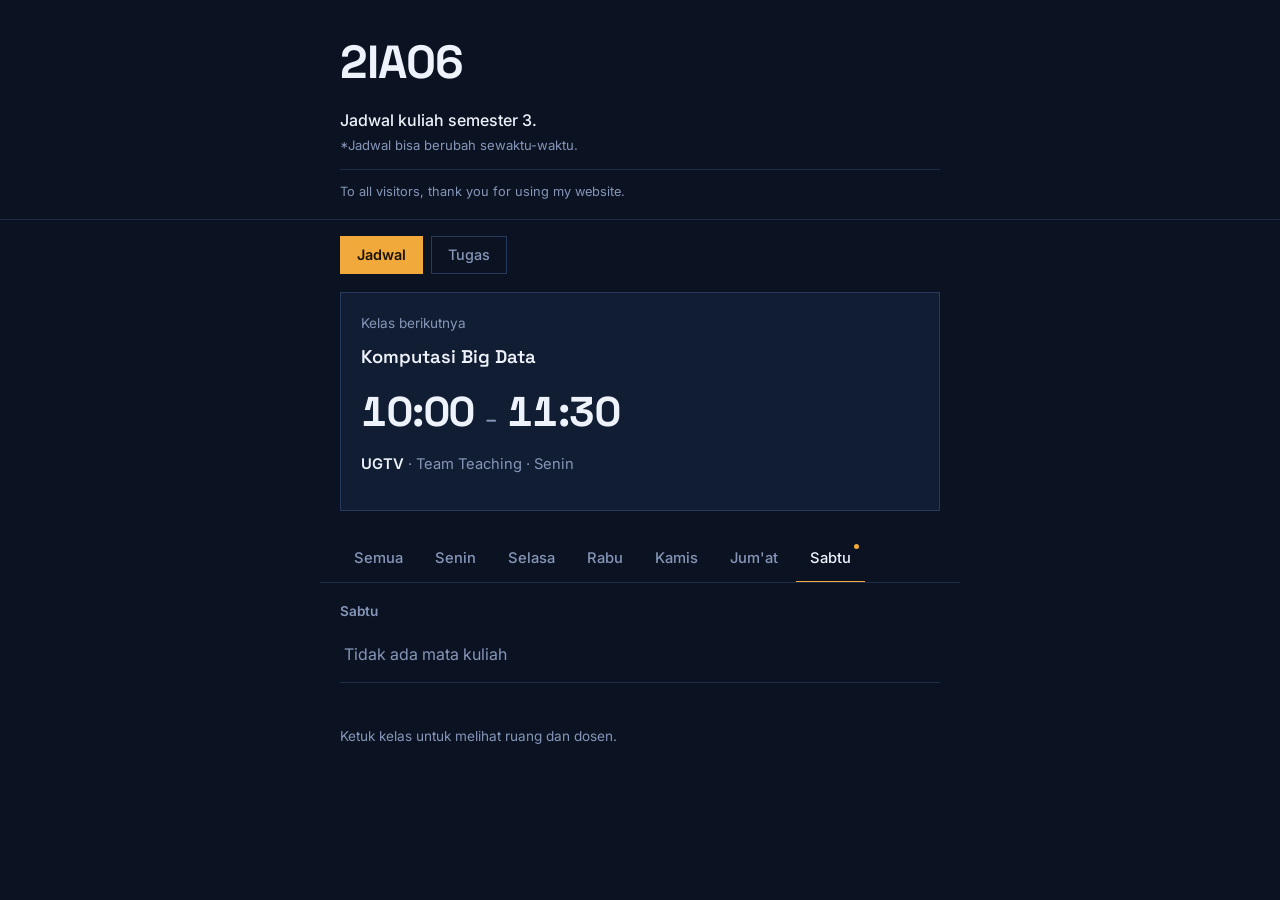
<file: index.html>
<!doctype html>
<html lang="id">
  <head>
    <meta charset="utf-8" />
    <meta
      name="viewport"
      content="width=device-width, initial-scale=1, viewport-fit=cover"
    />
    <title>2IA06 · Jadwal Kuliah Semester 3</title>
    <link rel="stylesheet" href="styles.css" />
    <link rel="preconnect" href="https://fonts.googleapis.com" />
    <link
      href="https://fonts.googleapis.com/css2?family=Space+Grotesk:wght@500;600;700&family=Inter:wght@400;500;600&display=swap"
      rel="stylesheet"
    />
  </head>
  <body>
    <header class="masthead">
      <div class="wrap">
        <h1>2IA06</h1>
        <p class="sub">Jadwal kuliah semester 3.</p>
        <p class="sub">*Jadwal bisa berubah sewaktu-waktu.</p>
        <p class="sub">To all visitors, thank you for using my website.</p>
      </div>
    </header>

    <nav class="wrap pages" aria-label="Halaman">
      <a href="index.html" aria-current="page">Jadwal</a>
      <a href="tugas.html">Tugas</a>
    </nav>

    <section class="wrap" aria-live="polite">
      <div class="board-now" id="now"></div>
    </section>

    <nav class="days wrap" id="tabs" role="tablist"></nav>

    <main class="wrap">
      <div id="out"></div>
    </main>

    <footer class="wrap foot">
      <p>Ketuk kelas untuk melihat ruang dan dosen.</p>
    </footer>

    <script src="script.js"></script>
  </body>
</html>
</file>
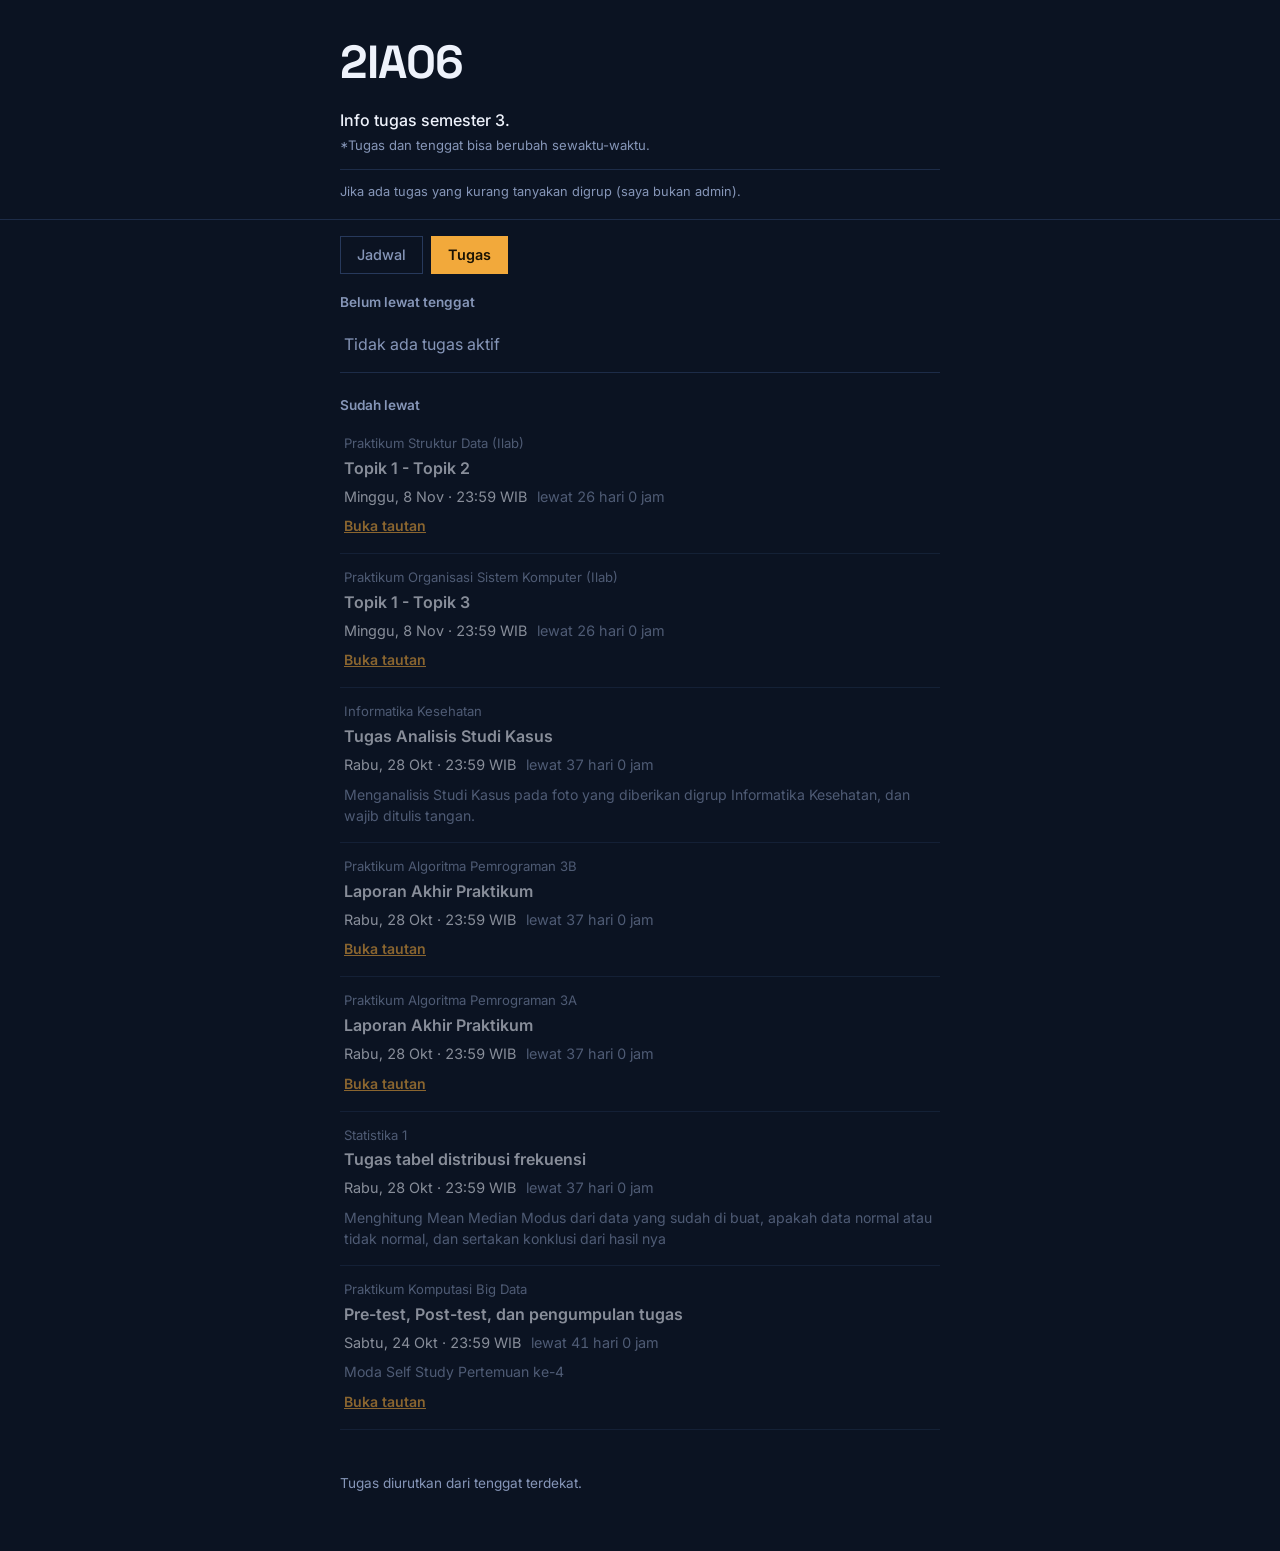
<file: tugas.html>
<!doctype html>
<html lang="id">
  <head>
    <meta charset="utf-8" />
    <meta
      name="viewport"
      content="width=device-width, initial-scale=1, viewport-fit=cover"
    />
    <title>2IA06 · Info Tugas</title>
    <link rel="stylesheet" href="styles.css" />
    <link rel="preconnect" href="https://fonts.googleapis.com" />
    <link
      href="https://fonts.googleapis.com/css2?family=Space+Grotesk:wght@500;600;700&family=Inter:wght@400;500;600&display=swap"
      rel="stylesheet"
    />
  </head>
  <body>
    <header class="masthead">
      <div class="wrap">
        <h1>2IA06</h1>
        <p class="sub">Info tugas semester 3.</p>
        <p class="sub">*Tugas dan tenggat bisa berubah sewaktu-waktu.</p>
        <p class="sub">Jika ada tugas yang kurang tanyakan digrup (saya bukan admin).</p>
      </div>
    </header>

    <nav class="wrap pages" aria-label="Halaman">
      <a href="index.html">Jadwal</a>
      <a href="tugas.html" aria-current="page">Tugas</a>
    </nav>

    <main class="wrap">
      <div id="tasks"></div>
    </main>

    <footer class="wrap foot">
      <p>Tugas diurutkan dari tenggat terdekat.</p>
    </footer>

    <script src="tugas.js"></script>
  </body>
</html>
</file>
<file: styles.css>
/* ===========================================================
   2IA06 — papan jadwal kuliah
   Konsep: papan keberangkatan (departure board). Jadwal kuliah
   pada dasarnya adalah tabel waktu, jadi tampilannya mengambil
   bentuk papan split-flap: dasar gelap, angka jam tegas dengan
   lebar tetap, satu warna aksen (kuning gading) untuk kelas yang
   sedang berjalan. Baris rapat bergaris tipis, bukan kartu bulat.
   =========================================================== */

:root {
  --ground: #0b1322;
  --panel: #111d32;
  --panel-2: #16233c;
  --line: #27395c;
  --line-soft: #1d2c48;
  --ink: #eef2fb;
  --mute: #8696b8;
  --amber: #f2a93b;
  --amber-ink: #1a1304;

  color-scheme: dark;
  box-sizing: border-box;
  padding-top: env(safe-area-inset-top, 0px);
  padding-bottom: env(safe-area-inset-bottom, 0px);
}
* {
  box-sizing: border-box;
}
html {
  scroll-padding-top: env(safe-area-inset-top, 0px);
}
body {
  margin: 0;
  background: var(--ground);
  color: var(--ink);
  font-family: "Inter", system-ui, -apple-system, "Segoe UI", sans-serif;
  line-height: 1.5;
  -webkit-font-smoothing: antialiased;
}
.wrap {
  max-width: 640px;
  margin: 0 auto;
  padding-left: 20px;
  padding-right: 20px;
}

/* ---------- Header ---------- */
.masthead {
  padding: 28px 0 18px;
  border-bottom: 1px solid var(--line-soft);
}
.masthead h1 {
  margin: 0;
  font-family: "Space Grotesk", "Inter", sans-serif;
  font-weight: 700;
  font-size: clamp(2.2rem, 9vw, 2.9rem);
  letter-spacing: -0.02em;
}
.masthead .sub {
  margin: 4px 0 0;
  color: var(--mute);
  font-size: 0.82rem;
  line-height: 1.5;
}
/* baris 1: keterangan utama */
.masthead .sub:nth-of-type(1) {
  margin-top: 10px;
  color: var(--ink);
  font-size: 1rem;
  font-weight: 500;
}
/* baris 3: ucapan, dipisah garis tipis supaya tidak menumpuk */
.masthead .sub:nth-of-type(3) {
  margin-top: 14px;
  padding-top: 12px;
  border-top: 1px solid var(--line-soft);
  font-size: 0.8rem;
}

/* ---------- Pemilih nama ---------- */
.who {
  margin-top: 18px;
}
.who label {
  display: block;
  font-size: 0.82rem;
  color: var(--mute);
  margin-bottom: 6px;
}
.who select {
  width: 100%;
  background: var(--panel);
  color: var(--ink);
  border: 1px solid var(--line);
  border-radius: 0;
  font: inherit;
  font-size: 0.95rem;
  padding: 11px 12px;
}
.who select:focus-visible {
  outline: 2px solid var(--amber);
  outline-offset: 2px;
}
.who-hint {
  margin: 8px 0 0;
  color: var(--mute);
  font-size: 0.85rem;
}

/* ---------- Navigasi halaman (Jadwal / Tugas) ---------- */
.pages {
  display: flex;
  gap: 8px;
  margin-top: 16px;
}
.pages a {
  color: var(--mute);
  text-decoration: none;
  font-size: 0.9rem;
  font-weight: 500;
  padding: 7px 16px;
  border: 1px solid var(--line);
}
.pages a[aria-current="page"] {
  color: var(--amber-ink);
  background: var(--amber);
  border-color: var(--amber);
  font-weight: 600;
}
.pages a:focus-visible {
  outline: 2px solid var(--amber);
  outline-offset: 2px;
}

/* ---------- Papan "sekarang" (hero) ---------- */
.board-now {
  margin-top: 18px;
  background: var(--panel);
  border: 1px solid var(--line);
  padding: 20px;
}
.now-status {
  font-size: 0.85rem;
  color: var(--mute);
  margin: 0 0 10px;
}
.now-status.is-live {
  color: var(--amber);
  font-weight: 600;
}
.now-name {
  font-family: "Space Grotesk", sans-serif;
  font-weight: 600;
  font-size: 1.15rem;
  margin: 0 0 10px;
}
.now-time {
  display: flex;
  align-items: baseline;
  gap: 10px;
  font-family: "Space Grotesk", sans-serif;
  font-weight: 700;
  font-size: clamp(2rem, 9vw, 2.6rem);
  font-variant-numeric: tabular-nums;
  letter-spacing: -0.01em;
}
.now-time .arrow {
  color: var(--mute);
  font-weight: 500;
  font-size: 1.3rem;
}
.now-meta {
  margin-top: 10px;
  color: var(--mute);
  font-size: 0.92rem;
}
.now-meta b {
  color: var(--ink);
  font-weight: 600;
}
.now-empty {
  color: var(--mute);
  font-size: 1rem;
  padding: 6px 0;
}

/* ---------- Tab hari ---------- */
.days {
  display: flex;
  gap: 4px;
  overflow-x: auto;
  margin-top: 26px;
  border-bottom: 1px solid var(--line-soft);
}
.days button {
  position: relative;
  flex: 0 0 auto;
  background: none;
  border: none;
  color: var(--mute);
  font: inherit;
  font-weight: 500;
  font-size: 0.92rem;
  padding: 10px 14px 12px;
  cursor: pointer;
  border-bottom: 2px solid transparent;
  margin-bottom: -1px;
}
.days button[aria-selected="true"] {
  color: var(--ink);
  border-bottom-color: var(--amber);
}
.days button.today::before {
  content: "";
  position: absolute;
  top: 7px;
  right: 6px;
  width: 5px;
  height: 5px;
  border-radius: 50%;
  background: var(--amber);
}
button:focus-visible,
summary:focus-visible {
  outline: 2px solid var(--amber);
  outline-offset: 2px;
}

/* ---------- Daftar kelas ---------- */
.day {
  margin-bottom: 8px;
}
.day h2 {
  font-size: 0.85rem;
  font-weight: 600;
  color: var(--mute);
  margin: 22px 0 4px;
}
.day:first-child h2 {
  margin-top: 18px;
}

details.row {
  border-bottom: 1px solid var(--line-soft);
}
details.row.row-live {
  background: var(--panel-2);
  border-bottom-color: var(--line);
}
details.row.row-live summary {
  box-shadow: inset 3px 0 0 var(--amber);
}

summary {
  list-style: none;
  cursor: pointer;
  display: grid;
  grid-template-columns: 78px 1fr 16px;
  align-items: start;
  gap: 14px;
  padding: 14px 4px;
}
summary::-webkit-details-marker {
  display: none;
}
.row-time {
  font-family: "Space Grotesk", sans-serif;
  font-weight: 600;
  font-size: 0.98rem;
  font-variant-numeric: tabular-nums;
  padding-top: 1px;
}
.row-time small {
  display: block;
  font-family: "Inter", sans-serif;
  font-weight: 400;
  color: var(--mute);
  font-size: 0.78rem;
  margin-top: 2px;
}
.row-name {
  font-weight: 600;
  font-size: 1rem;
}
.row-meta {
  display: block;
  color: var(--mute);
  font-size: 0.88rem;
  margin-top: 3px;
}
.tag-live {
  color: var(--amber);
  font-weight: 600;
}
.row-chev {
  width: 8px;
  height: 8px;
  margin-top: 6px;
  border-right: 2px solid var(--mute);
  border-bottom: 2px solid var(--mute);
  transform: rotate(45deg);
  transition: transform 0.15s ease;
}
details[open] .row-chev {
  transform: rotate(-135deg);
  margin-top: 10px;
}

/* ---------- Detail (tiket) ---------- */
.detail {
  padding: 2px 4px 18px 92px;
}
.detail dl {
  margin: 0;
  display: grid;
  grid-template-columns: 90px 1fr;
  gap: 9px 14px;
  font-size: 0.92rem;
}
.detail dt {
  color: var(--mute);
}
.detail dd {
  margin: 0;
}
.loc {
  padding: 8px 0;
  border-top: 1px dashed var(--line);
}
.loc:first-child {
  border-top: none;
  padding-top: 0;
}
.loc b {
  display: block;
  font-weight: 600;
}
.loc span {
  color: var(--mute);
  font-size: 0.85rem;
}

.names {
  margin: 0;
  padding-left: 22px;
}
.names li {
  padding: 3px 0;
}
.names li span {
  display: block;
  color: var(--mute);
  font-size: 0.78rem;
  font-variant-numeric: tabular-nums;
}

/* ---------- Halaman tugas ---------- */
.task {
  padding: 14px 4px 16px;
  border-bottom: 1px solid var(--line-soft);
}
.task-urgent {
  background: var(--panel-2);
  box-shadow: inset 3px 0 0 var(--amber);
  padding-left: 14px;
}
.task-late {
  opacity: 0.55;
}
.task-course {
  margin: 0;
  color: var(--mute);
  font-size: 0.82rem;
}
.task-title {
  margin: 2px 0 6px;
  font-size: 1rem;
  font-weight: 600;
}
.task-due {
  margin: 0;
  font-size: 0.9rem;
  font-variant-numeric: tabular-nums;
}
.task-left {
  display: inline-block;
  margin-left: 6px;
  color: var(--mute);
}
.task-urgent .task-left {
  color: var(--amber);
  font-weight: 600;
}
.task-note {
  margin: 8px 0 0;
  color: var(--mute);
  font-size: 0.88rem;
}
.task-link {
  display: inline-block;
  margin-top: 8px;
  color: var(--amber);
  font-size: 0.88rem;
  font-weight: 600;
}

.empty {
  padding: 16px 4px;
  color: var(--mute);
  border-bottom: 1px solid var(--line-soft);
}

.foot {
  padding: 22px 20px 44px;
  color: var(--mute);
  font-size: 0.85rem;
}

@media (max-width: 460px) {
  summary {
    grid-template-columns: 64px 1fr 16px;
  }
  .detail {
    padding-left: 78px;
  }
}

@media (prefers-reduced-motion: reduce) {
  .row-chev {
    transition: none;
  }
}
</file>
